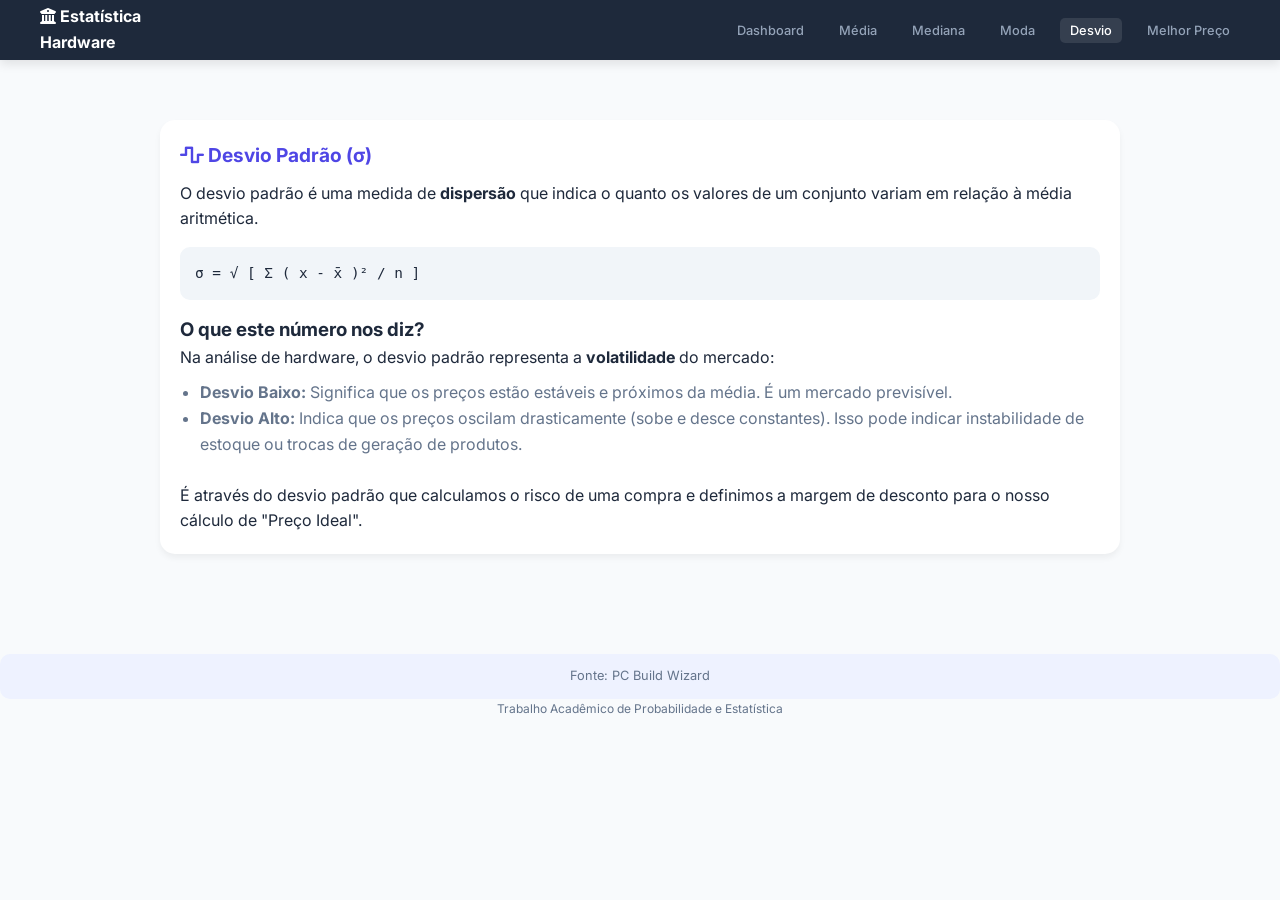
<file: desvio.html>
<!doctype html>
<html lang="pt-br">
  <head>
    <meta charset="UTF-8" />
    <meta name="viewport" content="width=device-width, initial-scale=1.0" />
    <title>Desvio Padrão | Estatística Aplicada</title>
    <link rel="stylesheet" href="style.css" />
    <link
      href="https://fonts.googleapis.com/css2?family=Inter:wght@400;600;700&display=swap"
      rel="stylesheet"
    />
    <link
      rel="stylesheet"
      href="https://cdnjs.cloudflare.com/ajax/libs/font-awesome/6.4.0/css/all.min.css"
    />
  </head>
  <body>
    <nav>
      <div class="nav-brand">
        <i class="fas fa-university"></i> Estatística Hardware
      </div>
      <ul class="nav-links">
        <li><a href="index.html">Dashboard</a></li>
        <li><a href="media.html">Média</a></li>
        <li><a href="mediana.html">Mediana</a></li>
        <li><a href="moda.html">Moda</a></li>
        <li><a href="desvio.html" class="active">Desvio</a></li>
        <li><a href="melhor-preco.html">Melhor Preço</a></li>
      </ul>
    </nav>

    <div class="container">
      <div class="detail-content">
        <div class="theory-section">
          <h2><i class="fas fa-wave-square"></i> Desvio Padrão (σ)</h2>
          <p>
            O desvio padrão é uma medida de <strong>dispersão</strong> que
            indica o quanto os valores de um conjunto variam em relação à média
            aritmética.
          </p>

          <div class="formula-box">σ = √ [ Σ ( x - x̄ )² / n ]</div>

          <h3>O que este número nos diz?</h3>
          <p>
            Na análise de hardware, o desvio padrão representa a
            <strong>volatilidade</strong> do mercado:
          </p>
          <ul
            style="
              margin-left: 20px;
              margin-top: 10px;
              color: var(--text-muted);
            "
          >
            <li>
              <strong>Desvio Baixo:</strong> Significa que os preços estão
              estáveis e próximos da média. É um mercado previsível.
            </li>
            <li>
              <strong>Desvio Alto:</strong> Indica que os preços oscilam
              drasticamente (sobe e desce constantes). Isso pode indicar
              instabilidade de estoque ou trocas de geração de produtos.
            </li>
          </ul>
          <br />
          <p>
            É através do desvio padrão que calculamos o risco de uma compra e
            definimos a margem de desconto para o nosso cálculo de "Preço
            Ideal".
          </p>
        </div>
      </div>
    </div>
    <footer>
      <div class="source-box">Fonte: PC Build Wizard</div>
      <p>Trabalho Acadêmico de Probabilidade e Estatística</p>
    </footer>
  </body>
</html>
</file>
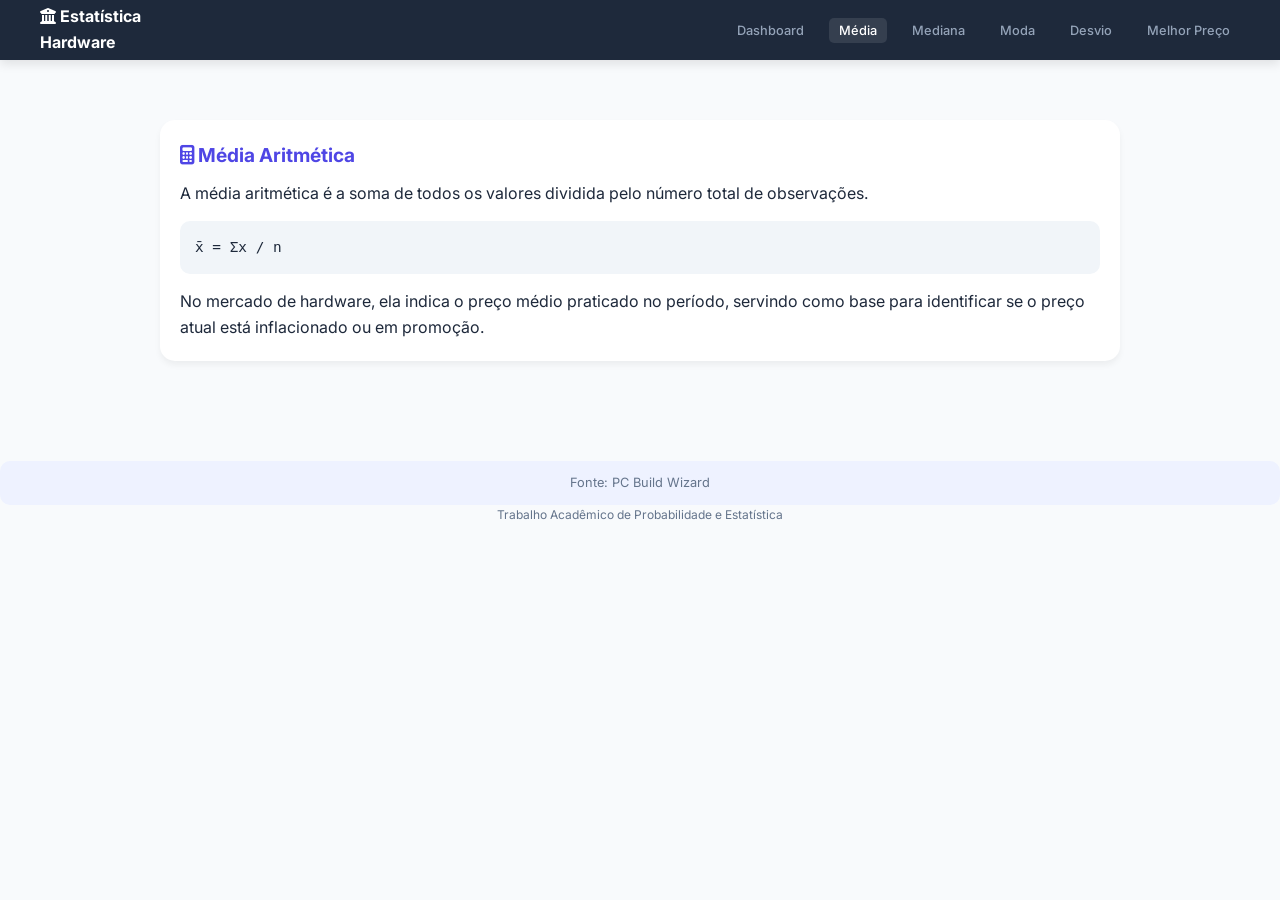
<file: media.html>
<!doctype html>
<html lang="pt-br">
  <head>
    <meta charset="UTF-8" />
    <meta name="viewport" content="width=device-width, initial-scale=1.0" />
    <title>Média | Estatística Aplicada</title>
    <link rel="stylesheet" href="style.css" />
    <link
      href="https://fonts.googleapis.com/css2?family=Inter:wght@400;600;700&display=swap"
      rel="stylesheet"
    />
    <link
      rel="stylesheet"
      href="https://cdnjs.cloudflare.com/ajax/libs/font-awesome/6.4.0/css/all.min.css"
    />
  </head>
  <body>
    <nav>
      <div class="nav-brand">
        <i class="fas fa-university"></i> Estatística Hardware
      </div>
      <ul class="nav-links">
        <li><a href="index.html">Dashboard</a></li>
        <li><a href="media.html" class="active">Média</a></li>
        <li><a href="mediana.html">Mediana</a></li>
        <li><a href="moda.html">Moda</a></li>
        <li><a href="desvio.html">Desvio</a></li>
        <li><a href="melhor-preco.html">Melhor Preço</a></li>
      </ul>
    </nav>
    <div class="container">
      <div class="detail-content">
        <div class="theory-section">
          <h2><i class="fas fa-calculator"></i> Média Aritmética</h2>
          <p>
            A média aritmética é a soma de todos os valores dividida pelo número
            total de observações.
          </p>
          <div class="formula-box">x̄ = Σx / n</div>
          <p>
            No mercado de hardware, ela indica o preço médio praticado no
            período, servindo como base para identificar se o preço atual está
            inflacionado ou em promoção.
          </p>
        </div>
      </div>
    </div>
    <footer>
      <div class="source-box">Fonte: PC Build Wizard</div>
      <p>Trabalho Acadêmico de Probabilidade e Estatística</p>
    </footer>
  </body>
</html>
</file>
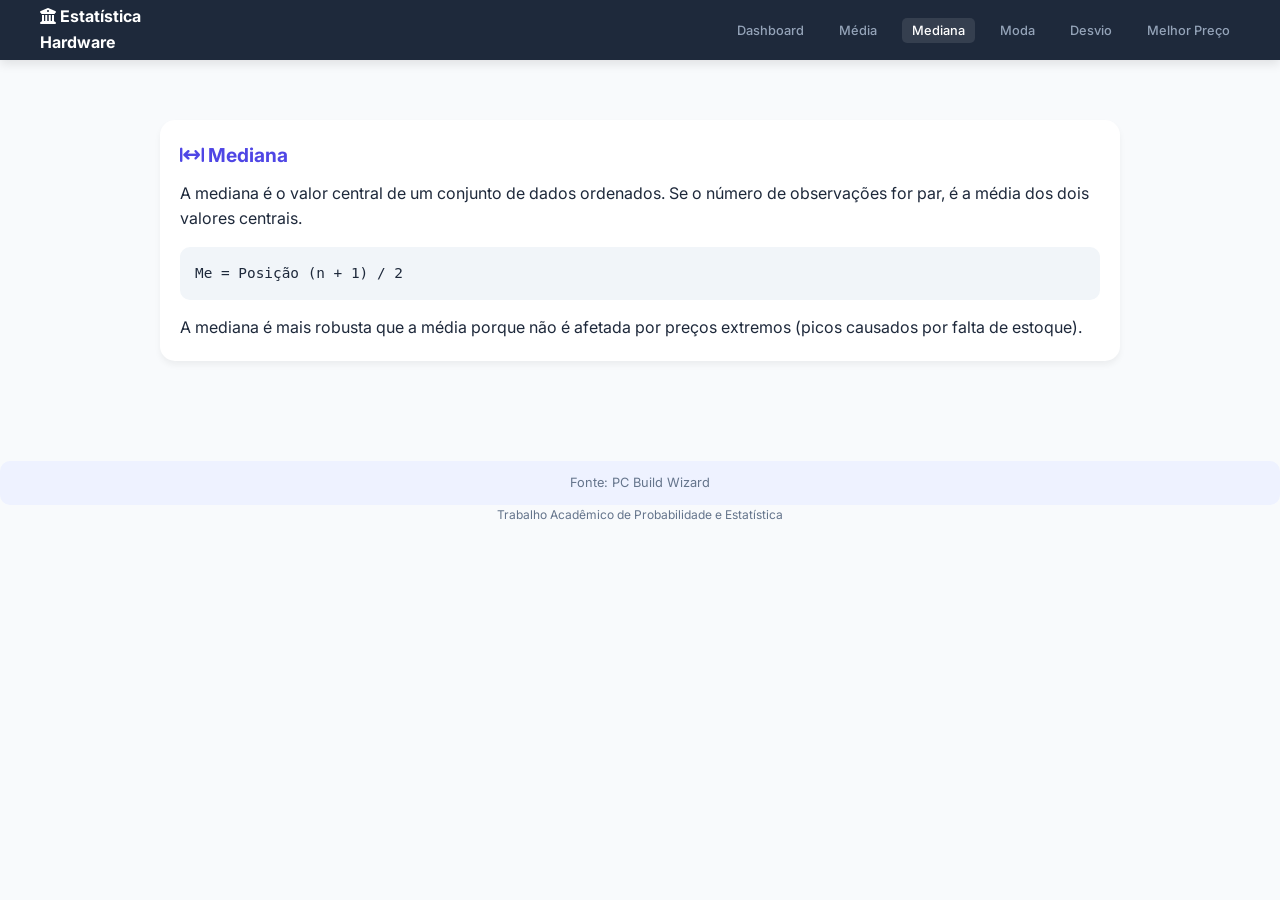
<file: mediana.html>
<!doctype html>
<html lang="pt-br">
  <head>
    <meta charset="UTF-8" />
    <meta name="viewport" content="width=device-width, initial-scale=1.0" />
    <title>Mediana | Estatística Aplicada</title>
    <link rel="stylesheet" href="style.css" />
    <link
      href="https://fonts.googleapis.com/css2?family=Inter:wght@400;600;700&display=swap"
      rel="stylesheet"
    />
    <link
      rel="stylesheet"
      href="https://cdnjs.cloudflare.com/ajax/libs/font-awesome/6.4.0/css/all.min.css"
    />
  </head>
  <body>
    <nav>
      <div class="nav-brand">
        <i class="fas fa-university"></i> Estatística Hardware
      </div>
      <ul class="nav-links">
        <li><a href="index.html">Dashboard</a></li>
        <li><a href="media.html">Média</a></li>
        <li><a href="mediana.html" class="active">Mediana</a></li>
        <li><a href="moda.html">Moda</a></li>
        <li><a href="desvio.html">Desvio</a></li>
        <li><a href="melhor-preco.html">Melhor Preço</a></li>
      </ul>
    </nav>
    <div class="container">
      <div class="detail-content">
        <div class="theory-section">
          <h2><i class="fas fa-arrows-left-right-to-line"></i> Mediana</h2>
          <p>
            A mediana é o valor central de um conjunto de dados ordenados. Se o
            número de observações for par, é a média dos dois valores centrais.
          </p>
          <div class="formula-box">Me = Posição (n + 1) / 2</div>
          <p>
            A mediana é mais robusta que a média porque não é afetada por preços
            extremos (picos causados por falta de estoque).
          </p>
        </div>
      </div>
    </div>
    <footer>
      <div class="source-box">Fonte: PC Build Wizard</div>
      <p>Trabalho Acadêmico de Probabilidade e Estatística</p>
    </footer>
  </body>
</html>
</file>
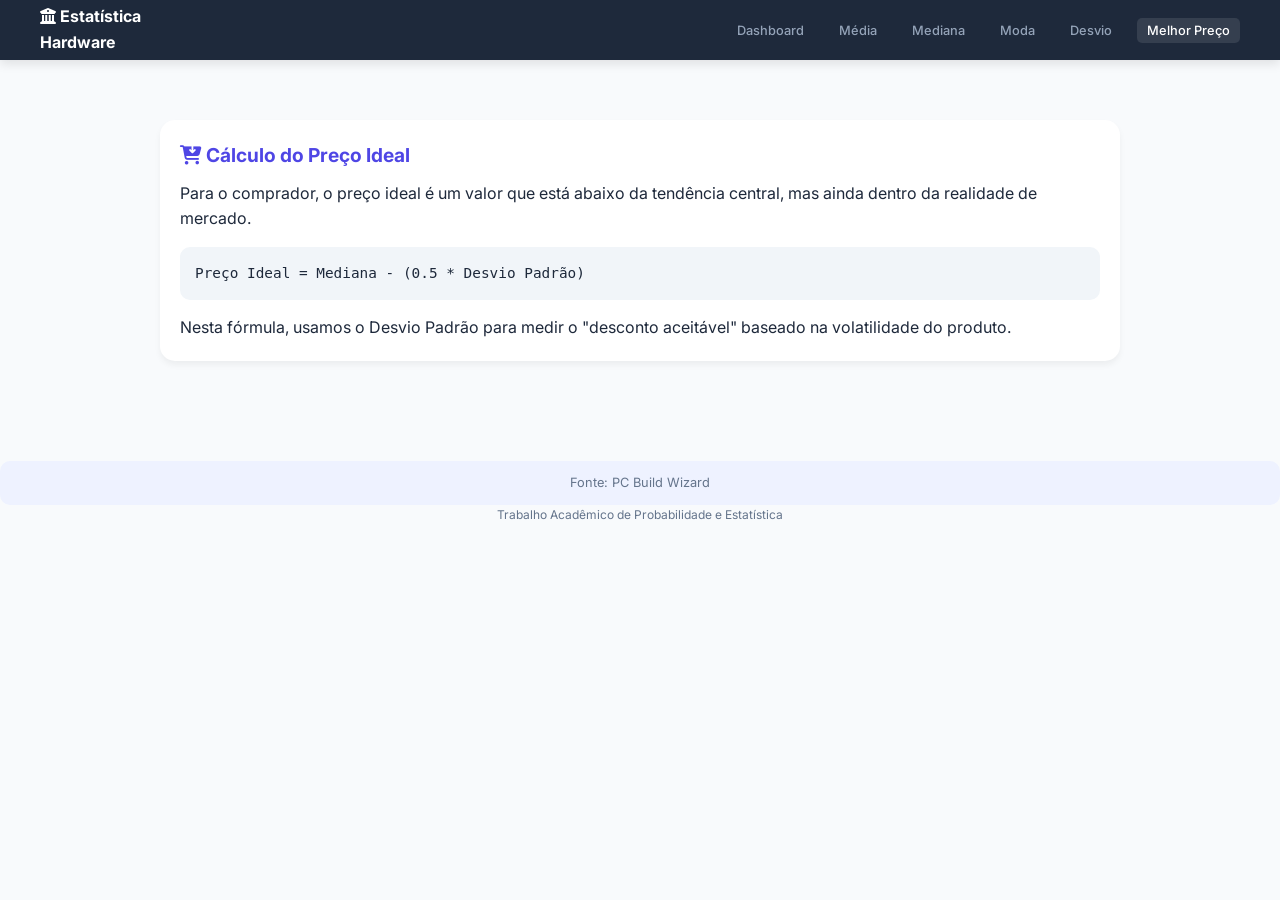
<file: melhor-preco.html>
<!doctype html>
<html lang="pt-br">
  <head>
    <meta charset="UTF-8" />
    <meta name="viewport" content="width=device-width, initial-scale=1.0" />
    <title>Melhor Preço | Estatística Aplicada</title>
    <link rel="stylesheet" href="style.css" />
    <link
      href="https://fonts.googleapis.com/css2?family=Inter:wght@400;600;700&display=swap"
      rel="stylesheet"
    />
    <link
      rel="stylesheet"
      href="https://cdnjs.cloudflare.com/ajax/libs/font-awesome/6.4.0/css/all.min.css"
    />
  </head>
  <body>
    <nav>
      <div class="nav-brand">
        <i class="fas fa-university"></i> Estatística Hardware
      </div>
      <ul class="nav-links">
        <li><a href="index.html">Dashboard</a></li>
        <li><a href="media.html">Média</a></li>
        <li><a href="mediana.html">Mediana</a></li>
        <li><a href="moda.html">Moda</a></li>
        <li><a href="desvio.html">Desvio</a></li>
        <li><a href="melhor-preco.html" class="active">Melhor Preço</a></li>
      </ul>
    </nav>
    <div class="container">
      <div class="detail-content">
        <div class="theory-section">
          <h2><i class="fas fa-cart-arrow-down"></i> Cálculo do Preço Ideal</h2>
          <p>
            Para o comprador, o preço ideal é um valor que está abaixo da
            tendência central, mas ainda dentro da realidade de mercado.
          </p>
          <div class="formula-box">
            Preço Ideal = Mediana - (0.5 * Desvio Padrão)
          </div>
          <p>
            Nesta fórmula, usamos o Desvio Padrão para medir o "desconto
            aceitável" baseado na volatilidade do produto.
          </p>
        </div>
      </div>
    </div>
    <footer>
      <div class="source-box">Fonte: PC Build Wizard</div>
      <p>Trabalho Acadêmico de Probabilidade e Estatística</p>
    </footer>
  </body>
</html>
</file>
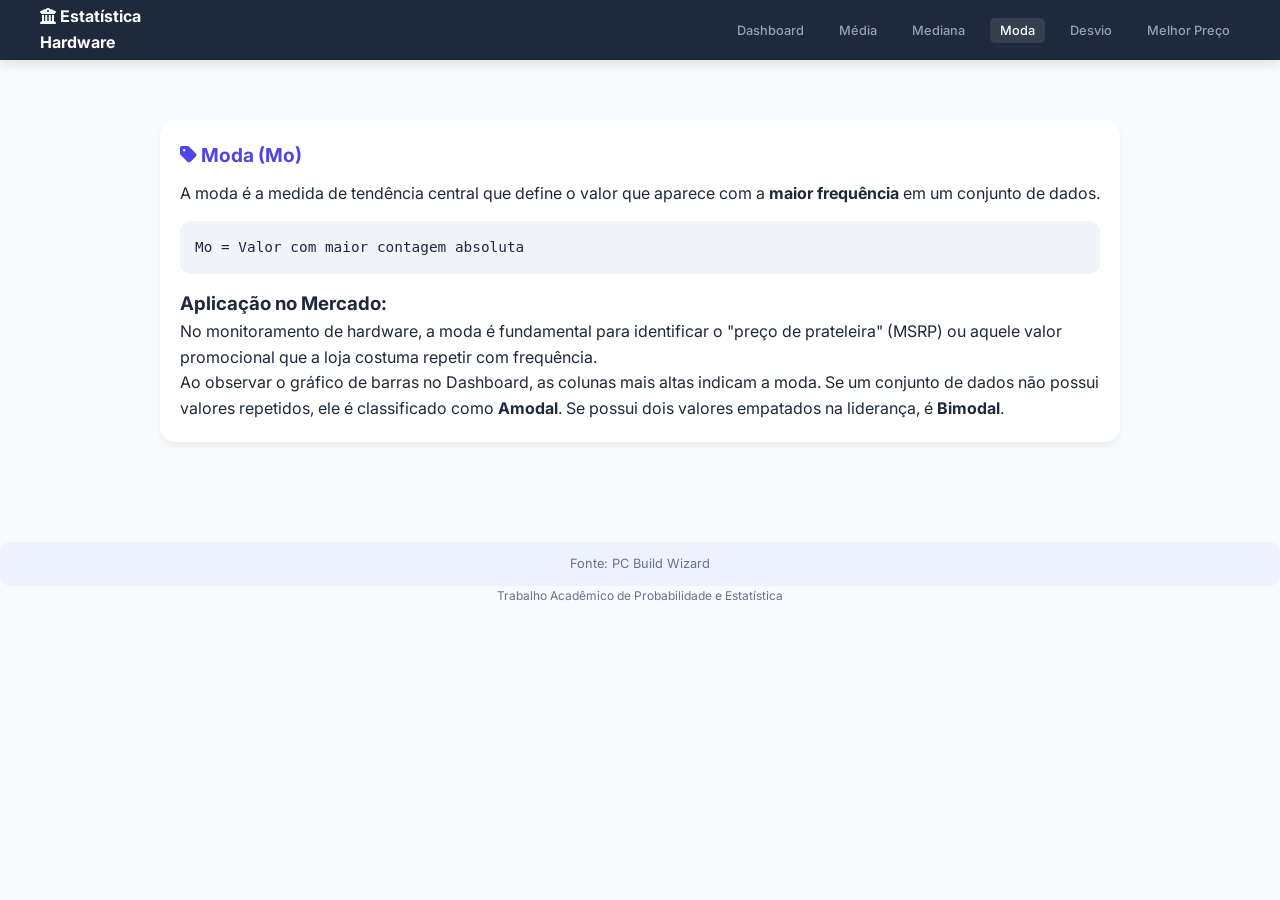
<file: moda.html>
<!doctype html>
<html lang="pt-br">
  <head>
    <meta charset="UTF-8" />
    <meta name="viewport" content="width=device-width, initial-scale=1.0" />
    <title>Moda | Estatística Aplicada</title>
    <link rel="stylesheet" href="style.css" />
    <link
      href="https://fonts.googleapis.com/css2?family=Inter:wght@400;600;700&display=swap"
      rel="stylesheet"
    />
    <link
      rel="stylesheet"
      href="https://cdnjs.cloudflare.com/ajax/libs/font-awesome/6.4.0/css/all.min.css"
    />
  </head>
  <body>
    <nav>
      <div class="nav-brand">
        <i class="fas fa-university"></i> Estatística Hardware
      </div>
      <ul class="nav-links">
        <li><a href="index.html">Dashboard</a></li>
        <li><a href="media.html">Média</a></li>
        <li><a href="mediana.html">Mediana</a></li>
        <li><a href="moda.html" class="active">Moda</a></li>
        <li><a href="desvio.html">Desvio</a></li>
        <li><a href="melhor-preco.html">Melhor Preço</a></li>
      </ul>
    </nav>

    <div class="container">
      <div class="detail-content">
        <div class="theory-section">
          <h2><i class="fas fa-tag"></i> Moda (Mo)</h2>
          <p>
            A moda é a medida de tendência central que define o valor que
            aparece com a <strong>maior frequência</strong> em um conjunto de
            dados.
          </p>

          <div class="formula-box">Mo = Valor com maior contagem absoluta</div>

          <h3>Aplicação no Mercado:</h3>
          <p>
            No monitoramento de hardware, a moda é fundamental para identificar
            o "preço de prateleira" (MSRP) ou aquele valor promocional que a
            loja costuma repetir com frequência.
          </p>
          <p>
            Ao observar o gráfico de barras no Dashboard, as colunas mais altas
            indicam a moda. Se um conjunto de dados não possui valores
            repetidos, ele é classificado como <strong>Amodal</strong>. Se
            possui dois valores empatados na liderança, é
            <strong>Bimodal</strong>.
          </p>
        </div>
      </div>
    </div>
    <footer>
      <div class="source-box">Fonte: PC Build Wizard</div>
      <p>Trabalho Acadêmico de Probabilidade e Estatística</p>
    </footer>
  </body>
</html>
</file>
<file: style.css>
:root {
  --bg-body: #f8fafc;
  --primary: #4f46e5;
  --secondary: #10b981;
  --accent-buy: #8b5cf6;
  --primary-light: #e0e7ff;
  --card-bg: #ffffff;
  --text-main: #1e293b;
  --text-muted: #64748b;
  --border: #e2e8f0;
}

* {
  margin: 0;
  padding: 0;
  box-sizing: border-box;
}

body {
  font-family: "Inter", sans-serif;
  background-color: var(--bg-body);
  color: var(--text-main);
  line-height: 1.6;
  -webkit-tap-highlight-color: transparent;
}

/* Navegação Responsiva */
nav {
  background: #1e293b;
  padding: 0 15px;
  min-height: 60px;
  display: flex;
  flex-direction: column;
  align-items: center;
  position: sticky;
  top: 0;
  z-index: 1000;
  box-shadow: 0 4px 10px rgba(0, 0, 0, 0.1);
}

.nav-brand {
  color: white;
  font-weight: 700;
  font-size: 1rem;
  padding: 10px 0;
}

.nav-links {
  display: flex;
  gap: 15px;
  list-style: none;
  width: 100%;
  overflow-x: auto;
  padding-bottom: 10px;
  justify-content: flex-start;
  scrollbar-width: none;
}
.nav-links::-webkit-scrollbar {
  display: none;
}

.nav-links a {
  color: #94a3b8;
  text-decoration: none;
  font-size: 0.8rem;
  font-weight: 500;
  transition: 0.3s;
  padding: 5px 10px;
  border-radius: 5px;
  white-space: nowrap;
}
.nav-links a.active {
  color: white;
  background: rgba(255, 255, 255, 0.1);
}

.container {
  max-width: 1000px;
  margin: auto;
  padding: 20px 15px;
}

.academic-header {
  background: white;
  padding: 20px;
  border-radius: 15px;
  border-bottom: 5px solid var(--primary);
  margin-bottom: 20px;
  box-shadow: 0 4px 6px rgba(0, 0, 0, 0.05);
}

.main-card {
  background: white;
  border-radius: 15px;
  padding: 20px;
  margin-bottom: 20px;
  box-shadow: 0 10px 15px rgba(0, 0, 0, 0.05);
}

.chart-container {
  height: 280px;
  position: relative;
  margin-bottom: 15px;
}

.stats-grid {
  display: grid;
  grid-template-columns: repeat(auto-fit, minmax(140px, 1fr));
  gap: 15px;
  margin-bottom: 20px;
}

.stat-card {
  background: white;
  border-radius: 12px;
  padding: 15px;
  border: 1px solid var(--border);
  text-align: center;
}
.stat-value {
  font-size: 1.1rem;
  font-weight: 700;
  color: var(--primary);
  margin-top: 5px;
}

.buy-card {
  border-top: 4px solid var(--accent-buy);
  background: #f5f3ff;
  grid-column: 1 / -1;
}
.buy-value {
  color: var(--accent-buy) !important;
  font-size: 1.6rem !important;
}

.detail-content {
  background: white;
  padding: 20px;
  border-radius: 15px;
  box-shadow: 0 4px 6px rgba(0, 0, 0, 0.05);
  margin-top: 20px;
}

.theory-section h2 {
  font-size: 1.2rem;
  color: var(--primary);
  margin-bottom: 10px;
}
.formula-box {
  background: #f1f5f9;
  padding: 15px;
  border-radius: 10px;
  font-family: monospace;
  font-size: 0.9rem;
  overflow-x: auto;
  margin: 15px 0;
}

.source-box {
  background: #eef2ff;
  padding: 12px;
  border-radius: 10px;
  font-size: 0.8rem;
  margin-top: 20px;
}

footer {
  padding: 40px 0;
  font-size: 0.75rem;
  text-align: center;
  color: var(--text-muted);
}

@media (min-width: 768px) {
  nav {
    flex-direction: row;
    height: 60px;
    padding: 0 40px;
  }
  .nav-links {
    justify-content: flex-end;
    padding-bottom: 0;
    overflow: hidden;
  }
  .academic-header {
    padding: 40px;
  }
  .academic-header h1 {
    font-size: 1.8rem;
  }
  .container {
    padding: 40px 20px;
  }
  .chart-container {
    height: 350px;
  }
  .stat-value {
    font-size: 1.3rem;
  }
  .buy-value {
    font-size: 2rem !important;
  }
}
</file>
